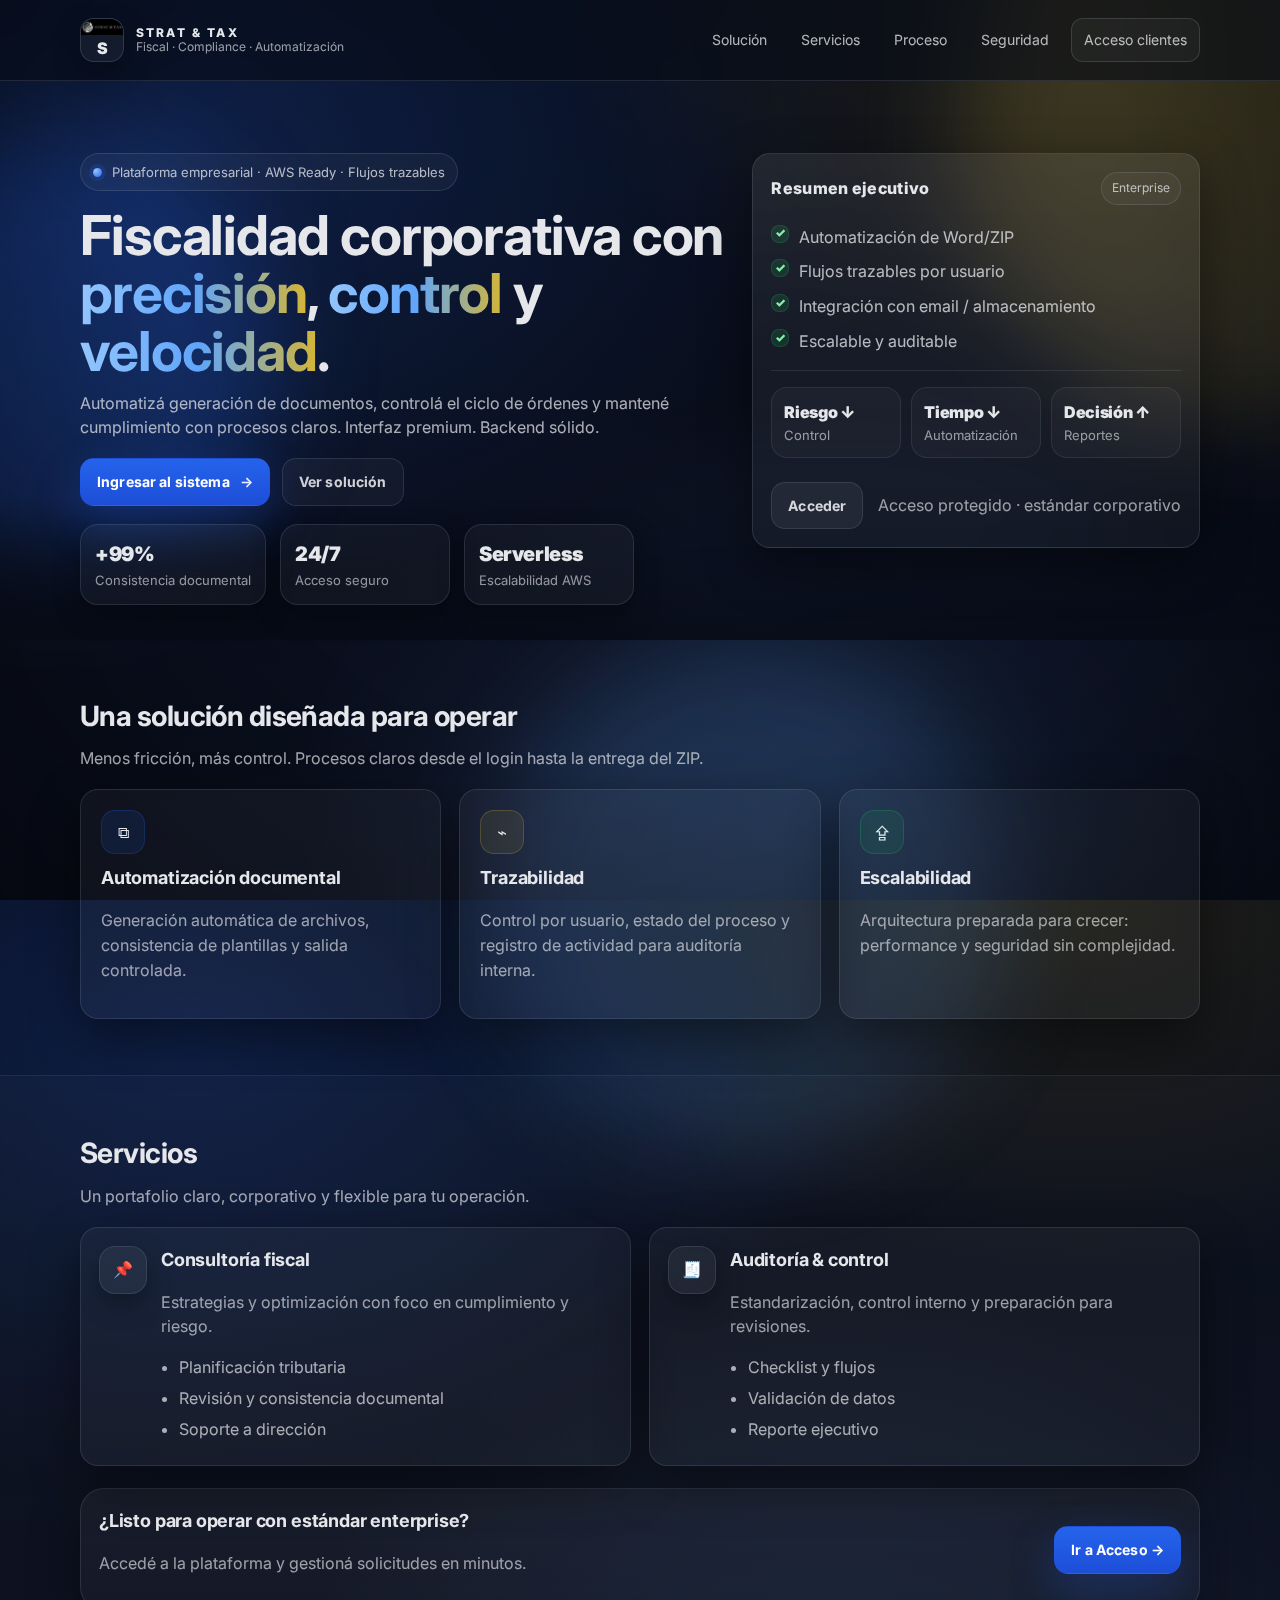
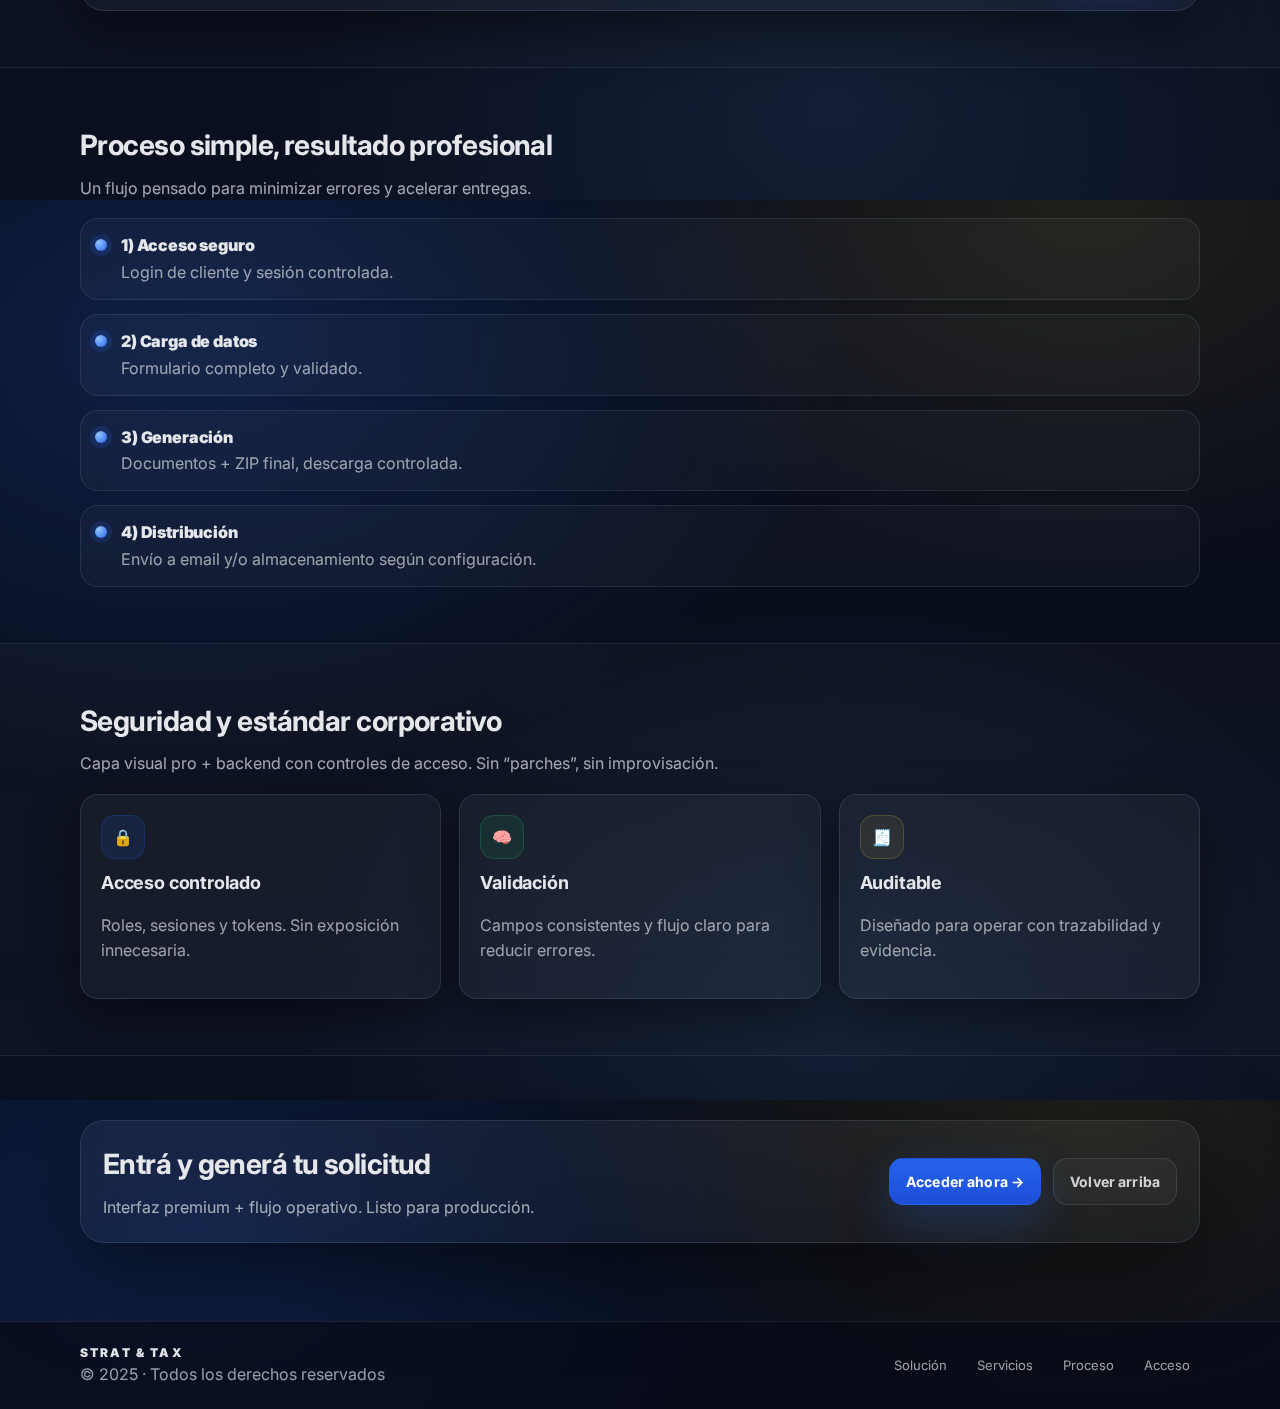
<file: static/contacto.html>
<!doctype html>
<html lang="es">
<head>
  <!-- =========================================================
    Strat & Tax - Landing (Index)
    Estructura enterprise, escalable, sin CSS inline
  ========================================================== -->
  <meta charset="utf-8" />
  <meta name="viewport" content="width=device-width,initial-scale=1" />
  <meta name="theme-color" content="#0b1020" />
  <title>Strat & Tax | Plataforma Fiscal Empresarial</title>
  <meta name="description" content="Plataforma fiscal empresarial: automatización documental, cumplimiento y trazabilidad sobre AWS." />

  <!-- Performance: preconnect fonts -->
  <link rel="preconnect" href="https://fonts.googleapis.com">
  <link rel="preconnect" href="https://fonts.gstatic.com" crossorigin>

  <!-- Premium font -->
  <link href="https://fonts.googleapis.com/css2?family=Inter:wght@400;500;600;700;800&display=swap" rel="stylesheet">

    <link rel="stylesheet" href="style2.css" />

</head>

<body>
  <!-- =========================================================
    Background Effects (decor only)
  ========================================================== -->
  <div class="fx" aria-hidden="true">
    <div class="fx-orb fx-orb--1"></div>
    <div class="fx-orb fx-orb--2"></div>
    <div class="fx-orb fx-orb--3"></div>
    <div class="fx-grid"></div>
    <div class="fx-vignette"></div>
  </div>

  <!-- =========================================================
    Top Navigation
  ========================================================== -->
  <header class="topbar" role="banner">
    <div class="container topbar__inner">
      <a class="brand" href="index.html" aria-label="Inicio">
        <span class="brand__mark" aria-hidden="true">
          <!-- Logo local opcional -->
          <img class="brand__logo" src="stratandtax.png" alt="" onerror="this.style.display='none'">
          <span class="brand__fallback">S</span>
        </span>
        <span class="brand__meta">
          <span class="brand__name">STRAT &amp; TAX</span>
          <span class="brand__tag">Fiscal · Compliance · Automatización</span>
        </span>
      </a>

      <nav class="nav" aria-label="Navegación principal">
        <a class="nav__link" href="#solucion">Solución</a>
        <a class="nav__link" href="#servicios">Servicios</a>
        <a class="nav__link" href="#proceso">Proceso</a>
        <a class="nav__link" href="#seguridad">Seguridad</a>
        <a class="nav__link nav__link--cta" href="contacto.html">Acceso clientes</a>
      </nav>

      <button class="nav-toggle" type="button" aria-label="Abrir menú" aria-expanded="false" id="navToggle">
        <span></span><span></span><span></span>
      </button>
    </div>

    <!-- Mobile menu -->
    <div class="nav-drawer" id="navDrawer" aria-hidden="true">
      <div class="nav-drawer__inner">
        <a class="nav-drawer__link" href="#solucion">Solución</a>
        <a class="nav-drawer__link" href="#servicios">Servicios</a>
        <a class="nav-drawer__link" href="#proceso">Proceso</a>
        <a class="nav-drawer__link" href="#seguridad">Seguridad</a>
        <a class="btn btn--primary btn--full" href="contacto.html">Acceso clientes →</a>
      </div>
    </div>
  </header>

  <!-- =========================================================
    Main Content
  ========================================================== -->
  <main role="main">
    <!-- =======================================================
      HERO
    ======================================================== -->
    <section class="hero" id="inicio">
      <div class="container hero__inner">
        <div class="hero__copy">
          <div class="badge">
            <span class="badge__dot" aria-hidden="true"></span>
            Plataforma empresarial · AWS Ready · Flujos trazables
          </div>

          <h1 class="hero__title">
            Fiscalidad corporativa con
            <span class="text-gradient">precisión</span>,
            <span class="text-gradient">control</span> y
            <span class="text-gradient">velocidad</span>.
          </h1>

          <p class="hero__subtitle">
            Automatizá generación de documentos, controlá el ciclo de órdenes y mantené cumplimiento
            con procesos claros. Interfaz premium. Backend sólido.
          </p>

          <div class="hero__actions">
            <a class="btn btn--primary" href="contacto.html">
              Ingresar al sistema <span class="btn__icon" aria-hidden="true">→</span>
            </a>
            <a class="btn btn--ghost" href="#solucion">Ver solución</a>
          </div>

          <div class="hero__metrics" aria-label="Métricas clave">
            <div class="metric">
              <div class="metric__value">+99%</div>
              <div class="metric__label">Consistencia documental</div>
            </div>
            <div class="metric">
              <div class="metric__value">24/7</div>
              <div class="metric__label">Acceso seguro</div>
            </div>
            <div class="metric">
              <div class="metric__value">Serverless</div>
              <div class="metric__label">Escalabilidad AWS</div>
            </div>
          </div>
        </div>

        <aside class="hero__panel" aria-label="Resumen ejecutivo">
          <div class="card card--glass">
            <div class="card__header">
              <div class="card__title">Resumen ejecutivo</div>
              <div class="pill">Enterprise</div>
            </div>

            <div class="card__body">
              <ul class="check">
                <li><span class="check__i" aria-hidden="true">✓</span><span>Automatización de Word/ZIP</span></li>
                <li><span class="check__i" aria-hidden="true">✓</span><span>Flujos trazables por usuario</span></li>
                <li><span class="check__i" aria-hidden="true">✓</span><span>Integración con email / almacenamiento</span></li>
                <li><span class="check__i" aria-hidden="true">✓</span><span>Escalable y auditable</span></li>
              </ul>

              <div class="divider"></div>

              <div class="mini-kpis">
                <div class="mini-kpi">
                  <div class="mini-kpi__k">Riesgo ↓</div>
                  <div class="mini-kpi__v">Control</div>
                </div>
                <div class="mini-kpi">
                  <div class="mini-kpi__k">Tiempo ↓</div>
                  <div class="mini-kpi__v">Automatización</div>
                </div>
                <div class="mini-kpi">
                  <div class="mini-kpi__k">Decisión ↑</div>
                  <div class="mini-kpi__v">Reportes</div>
                </div>
              </div>
            </div>

            <div class="card__footer">
              <a class="btn btn--soft" href="contacto.html">Acceder</a>
              <span class="muted">Acceso protegido · estándar corporativo</span>
            </div>
          </div>
        </aside>
      </div>

      <div class="hero__fade" aria-hidden="true"></div>
    </section>

    <!-- =======================================================
      SOLUCIÓN
    ======================================================== -->
    <section class="section" id="solucion">
      <div class="container">
        <header class="section__head">
          <h2 class="h2">Una solución diseñada para operar</h2>
          <p class="lead">
            Menos fricción, más control. Procesos claros desde el login hasta la entrega del ZIP.
          </p>
        </header>

        <div class="grid grid--3">
          <article class="card card--feature">
            <div class="icon icon--blue" aria-hidden="true">⧉</div>
            <h3 class="h3">Automatización documental</h3>
            <p class="muted">
              Generación automática de archivos, consistencia de plantillas y salida controlada.
            </p>
          </article>

          <article class="card card--feature">
            <div class="icon icon--gold" aria-hidden="true">⌁</div>
            <h3 class="h3">Trazabilidad</h3>
            <p class="muted">
              Control por usuario, estado del proceso y registro de actividad para auditoría interna.
            </p>
          </article>

          <article class="card card--feature">
            <div class="icon icon--green" aria-hidden="true">⇪</div>
            <h3 class="h3">Escalabilidad</h3>
            <p class="muted">
              Arquitectura preparada para crecer: performance y seguridad sin complejidad.
            </p>
          </article>
        </div>
      </div>
    </section>

    <!-- =======================================================
      SERVICIOS
    ======================================================== -->
    <section class="section section--alt" id="servicios">
      <div class="container">
        <header class="section__head">
          <h2 class="h2">Servicios</h2>
          <p class="lead">Un portafolio claro, corporativo y flexible para tu operación.</p>
        </header>

        <div class="grid grid--2">
          <article class="card card--service">
            <div class="service">
              <div class="service__icon" aria-hidden="true">📌</div>
              <div class="service__content">
                <h3 class="h3">Consultoría fiscal</h3>
                <p class="muted">Estrategias y optimización con foco en cumplimiento y riesgo.</p>
                <ul class="bullets">
                  <li>Planificación tributaria</li>
                  <li>Revisión y consistencia documental</li>
                  <li>Soporte a dirección</li>
                </ul>
              </div>
            </div>
          </article>

          <article class="card card--service">
            <div class="service">
              <div class="service__icon" aria-hidden="true">🧾</div>
              <div class="service__content">
                <h3 class="h3">Auditoría & control</h3>
                <p class="muted">Estandarización, control interno y preparación para revisiones.</p>
                <ul class="bullets">
                  <li>Checklist y flujos</li>
                  <li>Validación de datos</li>
                  <li>Reporte ejecutivo</li>
                </ul>
              </div>
            </div>
          </article>
        </div>

        <div class="cta">
          <div class="cta__copy">
            <h3 class="h3">¿Listo para operar con estándar enterprise?</h3>
            <p class="muted">Accedé a la plataforma y gestioná solicitudes en minutos.</p>
          </div>
          <a class="btn btn--primary" href="contacto.html">Ir a Acceso →</a>
        </div>
      </div>
    </section>

    <!-- =======================================================
      PROCESO
    ======================================================== -->
    <section class="section" id="proceso">
      <div class="container">
        <header class="section__head">
          <h2 class="h2">Proceso simple, resultado profesional</h2>
          <p class="lead">Un flujo pensado para minimizar errores y acelerar entregas.</p>
        </header>

        <div class="timeline">
          <div class="timeline__item">
            <div class="timeline__dot" aria-hidden="true"></div>
            <div class="timeline__content">
              <div class="timeline__title">1) Acceso seguro</div>
              <div class="muted">Login de cliente y sesión controlada.</div>
            </div>
          </div>

          <div class="timeline__item">
            <div class="timeline__dot" aria-hidden="true"></div>
            <div class="timeline__content">
              <div class="timeline__title">2) Carga de datos</div>
              <div class="muted">Formulario completo y validado.</div>
            </div>
          </div>

          <div class="timeline__item">
            <div class="timeline__dot" aria-hidden="true"></div>
            <div class="timeline__content">
              <div class="timeline__title">3) Generación</div>
              <div class="muted">Documentos + ZIP final, descarga controlada.</div>
            </div>
          </div>

          <div class="timeline__item">
            <div class="timeline__dot" aria-hidden="true"></div>
            <div class="timeline__content">
              <div class="timeline__title">4) Distribución</div>
              <div class="muted">Envío a email y/o almacenamiento según configuración.</div>
            </div>
          </div>
        </div>
      </div>
    </section>

    <!-- =======================================================
      SEGURIDAD
    ======================================================== -->
    <section class="section section--alt" id="seguridad">
      <div class="container">
        <header class="section__head">
          <h2 class="h2">Seguridad y estándar corporativo</h2>
          <p class="lead">
            Capa visual pro + backend con controles de acceso. Sin “parches”, sin improvisación.
          </p>
        </header>

        <div class="grid grid--3">
          <article class="card card--feature">
            <div class="icon icon--blue" aria-hidden="true">🔒</div>
            <h3 class="h3">Acceso controlado</h3>
            <p class="muted">Roles, sesiones y tokens. Sin exposición innecesaria.</p>
          </article>

          <article class="card card--feature">
            <div class="icon icon--green" aria-hidden="true">🧠</div>
            <h3 class="h3">Validación</h3>
            <p class="muted">Campos consistentes y flujo claro para reducir errores.</p>
          </article>

          <article class="card card--feature">
            <div class="icon icon--gold" aria-hidden="true">🧾</div>
            <h3 class="h3">Auditable</h3>
            <p class="muted">Diseñado para operar con trazabilidad y evidencia.</p>
          </article>
        </div>
      </div>
    </section>

    <!-- =======================================================
      FINAL CTA
    ======================================================== -->
    <section class="section section--final">
      <div class="container">
        <div class="final">
          <div class="final__copy">
            <h2 class="h2">Entrá y generá tu solicitud</h2>
            <p class="lead">Interfaz premium + flujo operativo. Listo para producción.</p>
          </div>
          <div class="final__actions">
            <a class="btn btn--primary" href="contacto.html">Acceder ahora →</a>
            <a class="btn btn--ghost" href="#inicio">Volver arriba</a>
          </div>
        </div>
      </div>
    </section>
  </main>

  <!-- =========================================================
    Footer
  ========================================================== -->
  <footer class="footer" role="contentinfo">
    <div class="container footer__inner">
      <div class="footer__left">
        <div class="footer__brand">STRAT &amp; TAX</div>
        <div class="muted">© 2025 · Todos los derechos reservados</div>
      </div>

      <div class="footer__right">
        <a class="footer__link" href="#solucion">Solución</a>
        <a class="footer__link" href="#servicios">Servicios</a>
        <a class="footer__link" href="#proceso">Proceso</a>
        <a class="footer__link" href="contacto.html">Acceso</a>
      </div>
    </div>
  </footer>

  <!-- =========================================================
    Small JS: mobile nav
  ========================================================== -->
  <script>
    (function () {
      const toggle = document.getElementById('navToggle');
      const drawer = document.getElementById('navDrawer');

      function setOpen(open) {
        document.body.classList.toggle('nav-open', open);
        toggle.setAttribute('aria-expanded', String(open));
        drawer.setAttribute('aria-hidden', String(!open));
      }

      toggle?.addEventListener('click', () => {
        const open = !document.body.classList.contains('nav-open');
        setOpen(open);
      });

      drawer?.querySelectorAll('a')?.forEach(a => {
        a.addEventListener('click', () => setOpen(false));
      });

      document.addEventListener('keydown', (e) => {
        if (e.key === 'Escape') setOpen(false);
      });
    })();
  </script>
</body>
</html>
</file>
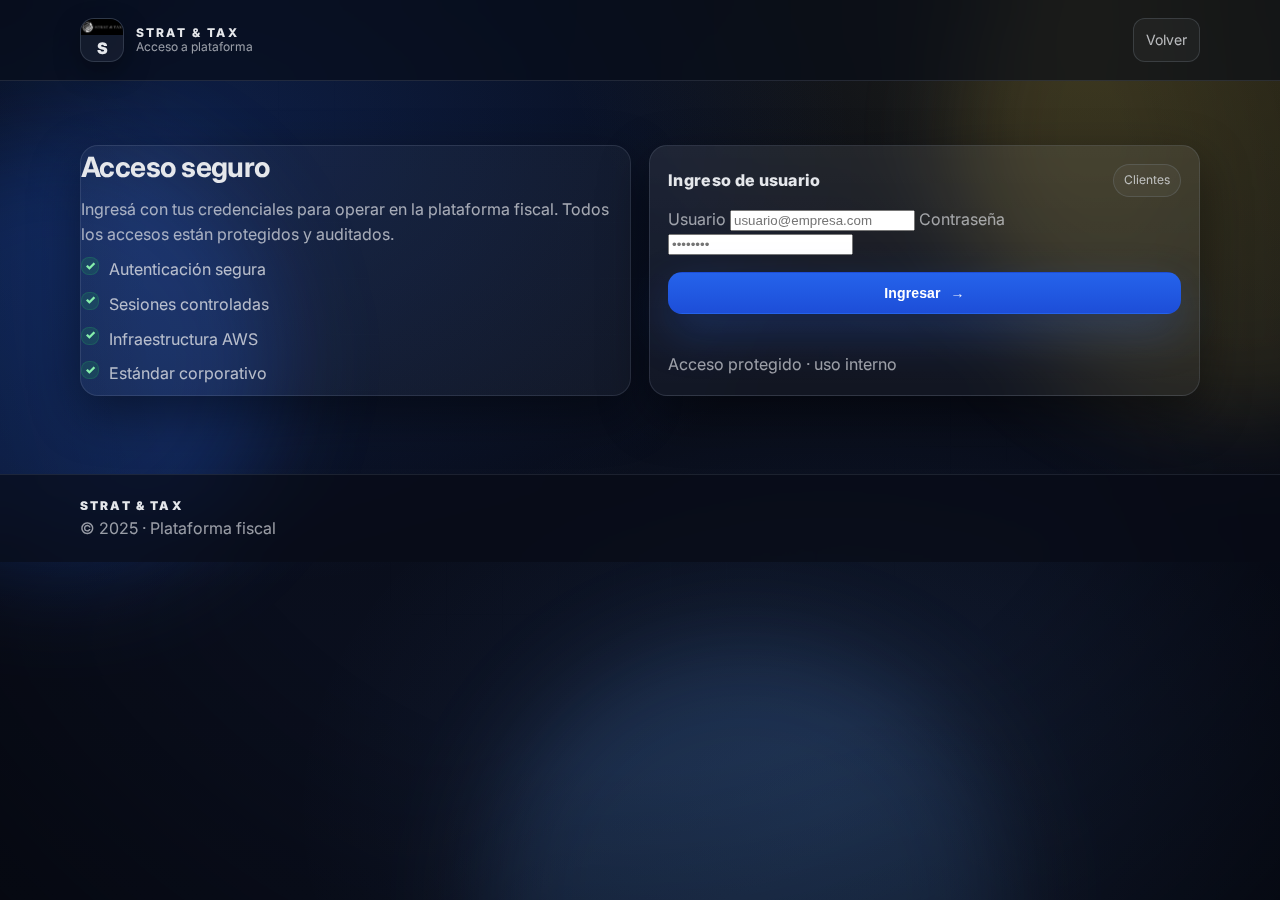
<file: static/dashboard.html>
<!doctype html>
<html lang="es">
<head>
  <meta charset="utf-8">
  <title>Dashboard | Strat & Tax</title>
  <meta name="viewport" content="width=device-width, initial-scale=1">

  <!-- Font -->
  <link href="https://fonts.googleapis.com/css2?family=Inter:wght@400;500;600;700;800&display=swap" rel="stylesheet">

  <!-- Base CSS -->
  <link rel="stylesheet" href="style2.css">

  <style>
    :root {
      --bg:#0b1020;
      --panel:#0f172a;
      --card:rgba(255,255,255,.06);
      --primary:#6366f1;
      --muted:#94a3b8;
      --radius:18px;
    }

    * { box-sizing:border-box; }
    body { margin:0; background:var(--bg); font-family:Inter,sans-serif; color:white; }

    /* ===== Layout ===== */
    .app {
      display:grid;
      grid-template-columns:260px 1fr;
      min-height:100vh;
    }

    /* ===== Sidebar ===== */
    .sidebar {
      background:linear-gradient(180deg,#0c122c,#070b1a);
      padding:28px 22px;
      display:flex;
      flex-direction:column;
      gap:28px;
      border-right:1px solid rgba(255,255,255,.05);
    }

    .brand {
      font-weight:800;
      letter-spacing:.5px;
      font-size:18px;
    }

    .nav {
      display:flex;
      flex-direction:column;
      gap:8px;
    }

    .nav-item {
      padding:12px 14px;
      border-radius:12px;
      cursor:pointer;
      display:flex;
      gap:10px;
      align-items:center;
      color:#c7d2fe;
      transition:.2s;
    }

    .nav-item:hover {
      background:rgba(99,102,241,.12);
    }

    .nav-item.active {
      background:linear-gradient(135deg,#6366f1,#818cf8);
      color:white;
      box-shadow:0 10px 30px rgba(99,102,241,.35);
    }

    .sidebar-footer {
      margin-top:auto;
      font-size:13px;
      color:var(--muted);
    }

    .logout {
      color:#fca5a5;
      cursor:pointer;
      margin-top:10px;
    }

    /* ===== Main ===== */
    .main {
      padding:40px;
    }

    .container {
      max-width:1200px;
      margin:0 auto;
    }

    .header {
      display:flex;
      justify-content:space-between;
      align-items:center;
      margin-bottom:32px;
    }

    .header h1 {
      font-size:28px;
      font-weight:800;
    }

    .user-pill {
      background:rgba(255,255,255,.06);
      padding:8px 14px;
      border-radius:999px;
      font-size:14px;
    }

    /* ===== Cards ===== */
    .cards {
      display:grid;
      grid-template-columns:repeat(auto-fit,minmax(280px,1fr));
      gap:22px;
    }

    .card {
      background:linear-gradient(180deg,rgba(255,255,255,.09),rgba(255,255,255,.03));
      border-radius:var(--radius);
      padding:26px;
      transition:.25s;
      box-shadow:0 20px 60px rgba(0,0,0,.35);
    }

    .card:hover {
      transform:translateY(-4px);
      box-shadow:0 30px 80px rgba(0,0,0,.45);
    }

    .card h3 { margin:0 0 8px; }
    .muted { color:var(--muted); }

    /* ===== Buttons ===== */
    .btn {
      background:linear-gradient(135deg,#6366f1,#818cf8);
      color:white;
      border:none;
      padding:10px 18px;
      border-radius:12px;
      cursor:pointer;
      font-weight:600;
      margin-top:14px;
    }

    .btn:disabled {
      opacity:.6;
      cursor:not-allowed;
    }

    /* ===== Forms ===== */
    .input, textarea {
      width:100%;
      background:rgba(255,255,255,.06);
      border:1px solid rgba(255,255,255,.12);
      border-radius:12px;
      padding:12px 14px;
      color:white;
      margin-bottom:14px;
    }

    label {
      font-size:13px;
      color:var(--muted);
      margin-bottom:6px;
      display:block;
    }

    /* ===== Table ===== */
    table {
      width:100%;
      border-collapse:collapse;
      margin-top:12px;
    }

    th,td {
      padding:12px;
      border-bottom:1px solid rgba(255,255,255,.08);
      font-size:14px;
    }

    th { color:#c7d2fe; text-align:left; }

    /* ===== Toast ===== */
    .toast {
      position:fixed;
      bottom:30px;
      right:30px;
      background:#111827;
      padding:14px 20px;
      border-radius:12px;
      opacity:0;
      transition:.3s;
      box-shadow:0 20px 50px rgba(0,0,0,.5);
    }

    .toast.show { opacity:1; }

    /* ===== Responsive ===== */
    @media(max-width:900px){
      .app { grid-template-columns:1fr; }
      .sidebar { position:fixed; left:-100%; }
      .main { padding:24px; }
    }
  </style>
</head>

<body>

<script>
const token = localStorage.getItem("token");
if (!token) location.href="login.html";
</script>

<div class="app">

  <aside class="sidebar">
    <div class="brand">STRAT & TAX</div>

    <div class="nav" id="nav">
      <div class="nav-item active" data-view="home">🏠 Inicio</div>
      <div class="nav-item" data-view="forms">📝 Formularios</div>
      <div class="nav-item" data-view="docs">📄 Mis documentos</div>
    </div>

    <div class="sidebar-footer">
      <div id="userEmail"></div>
      <div class="logout" onclick="logout()">Cerrar sesión</div>
    </div>
  </aside>

  <main class="main">
    <div class="container">
      <div class="header">
        <h1 id="title">Dashboard</h1>
        <div class="user-pill" id="userRole"></div>
      </div>
      <div id="content"></div>
    </div>
  </main>

</div>

<div class="toast" id="toast"></div>

<script>
let USER=null;

fetch("/auth/me",{headers:{Authorization:"Bearer "+token}})
.then(r=>r.json())
.then(u=>{
  USER=u;
  document.getElementById("userEmail").textContent=u.email;
  document.getElementById("userRole").textContent=u.role.toUpperCase();
  loadHome();
});

document.getElementById("nav").onclick=e=>{
  const i=e.target.closest(".nav-item");
  if(!i)return;
  document.querySelectorAll(".nav-item").forEach(n=>n.classList.remove("active"));
  i.classList.add("active");
  if(i.dataset.view==="home")loadHome();
  if(i.dataset.view==="forms")loadForms();
  if(i.dataset.view==="docs")loadDocs();
};

function setTitle(t){document.getElementById("title").textContent=t;}

function toast(msg){
  const t=document.getElementById("toast");
  t.textContent=msg;
  t.classList.add("show");
  setTimeout(()=>t.classList.remove("show"),3000);
}

/* ===== Views ===== */
function loadHome(){
  setTitle("Inicio");
  content.innerHTML=`
    <div class="cards">
      <div class="card"><h3>Usuario</h3><p class="muted">${USER.email}</p></div>
      <div class="card"><h3>Rol</h3><p class="muted">${USER.role}</p></div>
      <div class="card"><h3>Estado</h3><p class="muted">Cuenta activa</p></div>
    </div>
  `;
}

function loadForms(){
  setTitle("Formularios");
  fetch("/client/forms",{headers:{Authorization:"Bearer "+token}})
  .then(r=>r.json())
  .then(fs=>{
    content.innerHTML=`<div class="cards">${
      fs.map(f=>`
        <div class="card">
          <h3>${f.label}</h3>
          <p class="muted">${f.description||""}</p>
          <button class="btn" onclick="openForm('${f.id}')">Completar</button>
        </div>
      `).join("")
    }</div>`;
  });
}

function openForm(id){
  fetch(`/client/forms/${id}`,{headers:{Authorization:"Bearer "+token}})
  .then(r=>r.json())
  .then(s=>{
    setTitle(s.label);
    content.innerHTML=`
      <div class="card">
        <form id="form">
          ${s.fields.map(f=>`
            <label>${f.label}</label>
            ${f.type==="textarea"
              ? `<textarea name="${f.key}"></textarea>`
              : `<input class="input" type="${f.type||"text"}" name="${f.key}">`
            }
          `).join("")}
          <button class="btn">Generar documento</button>
        </form>
      </div>
    `;
    document.getElementById("form").onsubmit=e=>{
      e.preventDefault();
      const data={};
      new FormData(e.target).forEach((v,k)=>data[k]=v);
      generate(id,data,e.target.querySelector("button"));
    };
  });
}

function generate(id,data,btn){
  btn.disabled=true;
  btn.textContent="Generando...";
  fetch("/client/generate",{
    method:"POST",
    headers:{
      "Content-Type":"application/json",
      Authorization:"Bearer "+token
    },
    body:JSON.stringify({template_type:id,data,output_prefix:id})
  })
  .then(r=>r.json())
  .then(()=>{
    toast("Documento generado");
    loadDocs();
  });
}

function loadDocs(){
  setTitle("Mis documentos");
  fetch("/client/documents",{headers:{Authorization:"Bearer "+token}})
  .then(r=>r.json())
  .then(ds=>{
    content.innerHTML=`
      <div class="card">
        <table>
          <tr><th>Fecha</th><th>Trámite</th><th>Archivo</th></tr>
          ${ds.map(d=>`
            <tr>
              <td>${d.created_at}</td>
              <td>${d.template_type}</td>
              <td><a href="/download/${d.filename}">Descargar</a></td>
            </tr>
          `).join("")}
        </table>
      </div>
    `;
  });
}

function logout(){
  localStorage.removeItem("token");
  location.href="login.html";
}
</script>

</body>
</html>
</file>
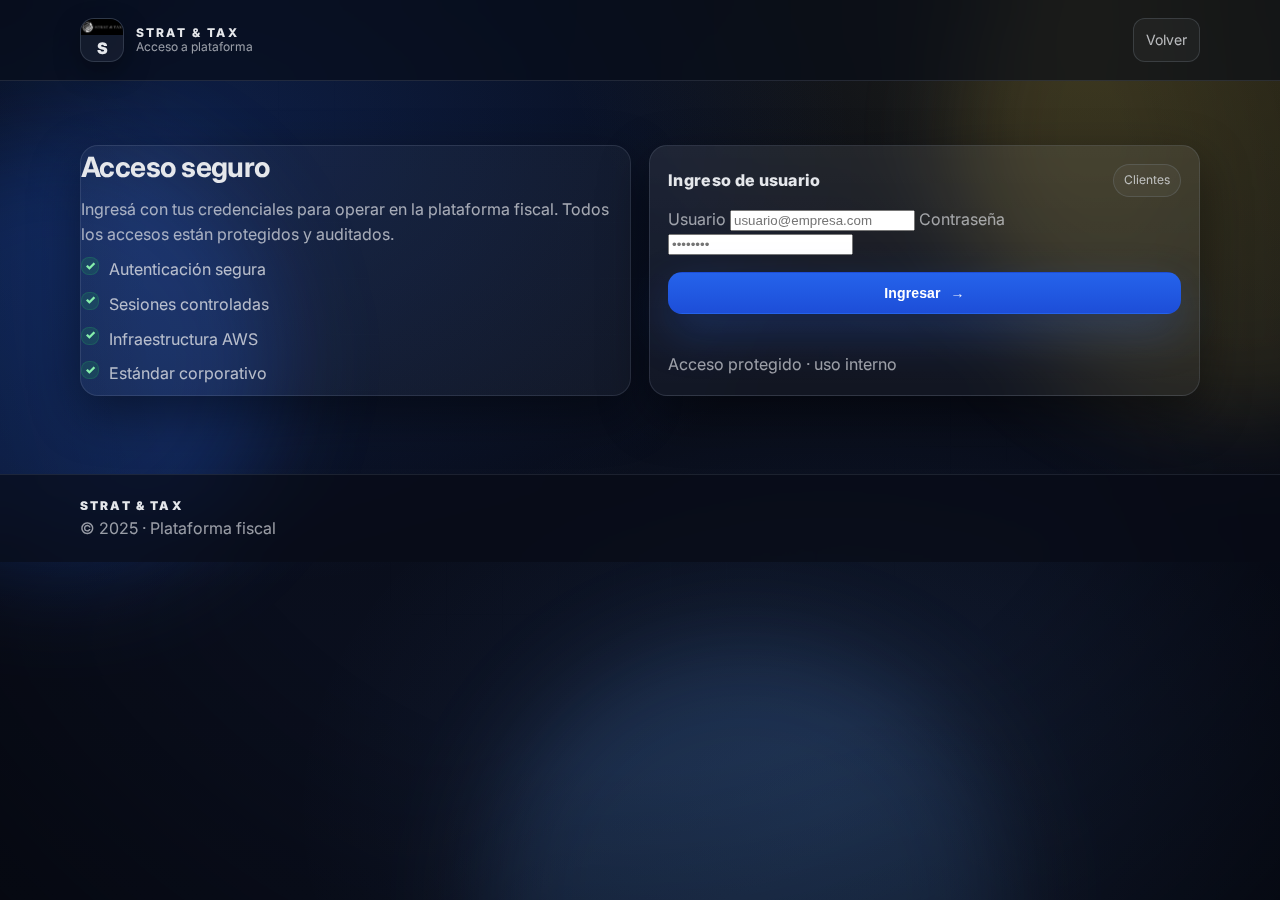
<file: static/login.html>
<!doctype html>
<html lang="es">
<head>
  <meta charset="utf-8" />
  <meta name="viewport" content="width=device-width,initial-scale=1" />
  <title>Acceso | Strat & Tax</title>
  <meta name="description" content="Acceso seguro a la plataforma Strat & Tax." />

  <!-- Font -->
  <link rel="preconnect" href="https://fonts.googleapis.com">
  <link rel="preconnect" href="https://fonts.gstatic.com" crossorigin>
  <link href="https://fonts.googleapis.com/css2?family=Inter:wght@400;500;600;700&display=swap" rel="stylesheet">

  <!-- CSS PRO -->
  <link rel="stylesheet" href="style2.css" />
</head>

<body>

  <!-- Background FX -->
  <div class="fx" aria-hidden="true">
    <div class="fx-orb fx-orb--1"></div>
    <div class="fx-orb fx-orb--2"></div>
    <div class="fx-orb fx-orb--3"></div>
    <div class="fx-grid"></div>
    <div class="fx-vignette"></div>
  </div>

  <!-- Minimal Topbar -->
  <header class="topbar">
    <div class="container topbar__inner">
      <a class="brand" href="index.html">
        <span class="brand__mark">
          <img class="brand__logo" src="stratandtax.png" alt="" onerror="this.style.display='none'">
          <span class="brand__fallback">S</span>
        </span>
        <span class="brand__meta">
          <span class="brand__name">STRAT &amp; TAX</span>
          <span class="brand__tag">Acceso a plataforma</span>
        </span>
      </a>

      <a class="nav__link nav__link--cta" href="index.html">Volver</a>
    </div>
  </header>

  <!-- Login Section -->
  <main class="section section--final">
    <div class="container">

      <div class="grid grid--2">

        <!-- Left: Copy -->
        <section class="card card--soft">
          <h2 class="h2">Acceso seguro</h2>
          <p class="lead">
            Ingresá con tus credenciales para operar en la plataforma fiscal.
            Todos los accesos están protegidos y auditados.
          </p>

          <ul class="check">
            <li><span class="check__i">✓</span><span>Autenticación segura</span></li>
            <li><span class="check__i">✓</span><span>Sesiones controladas</span></li>
            <li><span class="check__i">✓</span><span>Infraestructura AWS</span></li>
            <li><span class="check__i">✓</span><span>Estándar corporativo</span></li>
          </ul>
        </section>

        <!-- Right: Login Card -->
        <section class="card card--glass">
          <div class="card__header">
            <div class="card__title">Ingreso de usuario</div>
            <div class="pill">Clientes</div>
          </div>

          <div class="card__body">
            <form id="loginForm" autocomplete="off">

              <label class="muted">Usuario</label>
              <input
                class="input"
                id="username"
                type="text"
                placeholder="usuario@empresa.com"
                required
              />

              <label class="muted" style="margin-top:12px">Contraseña</label>
              <input
                class="input"
                id="password"
                type="password"
                placeholder="••••••••"
                required
              />

              <button class="btn btn--primary btn--full" type="submit" style="margin-top:16px">
                Ingresar
                <span class="btn__icon">→</span>
              </button>

              <div id="loginError" class="muted" style="margin-top:14px;color:#fca5a5"></div>
            </form>
          </div>

          <div class="card__footer">
            <span class="muted">Acceso protegido · uso interno</span>
          </div>
        </section>

      </div>
    </div>
  </main>

  <!-- Footer -->
  <footer class="footer">
    <div class="container footer__inner">
      <div class="footer__left">
        <div class="footer__brand">STRAT &amp; TAX</div>
        <div class="muted">© 2025 · Plataforma fiscal</div>
      </div>
    </div>
  </footer>

  <!-- Login Logic -->
  <script>
    const API_BASE_URL = "";
    const LOGIN_ENDPOINT = "/auth/login";


    document.getElementById("loginForm").addEventListener("submit", async (e) => {
      e.preventDefault();

      const user = document.getElementById("username").value.trim();
      const pass = document.getElementById("password").value.trim();
      const errorBox = document.getElementById("loginError");

      errorBox.textContent = "";

      try {
        const res = await fetch(LOGIN_ENDPOINT, {
          method: "POST",
          headers: { "Content-Type": "application/json" },
          body: JSON.stringify({ username: user, password: pass })
        });

        const data = await res.json();

        if (!res.ok) {
          errorBox.textContent = data.error || "Credenciales inválidas";
          return;
        }

        localStorage.setItem("token", data.token);

        // 👉 Redirección post-login
        window.location.href = "dashboard.html";


      } catch (err) {
        errorBox.textContent = "Error de conexión con el servidor";
      }
    });
  </script>

</body>
</html>
</file>
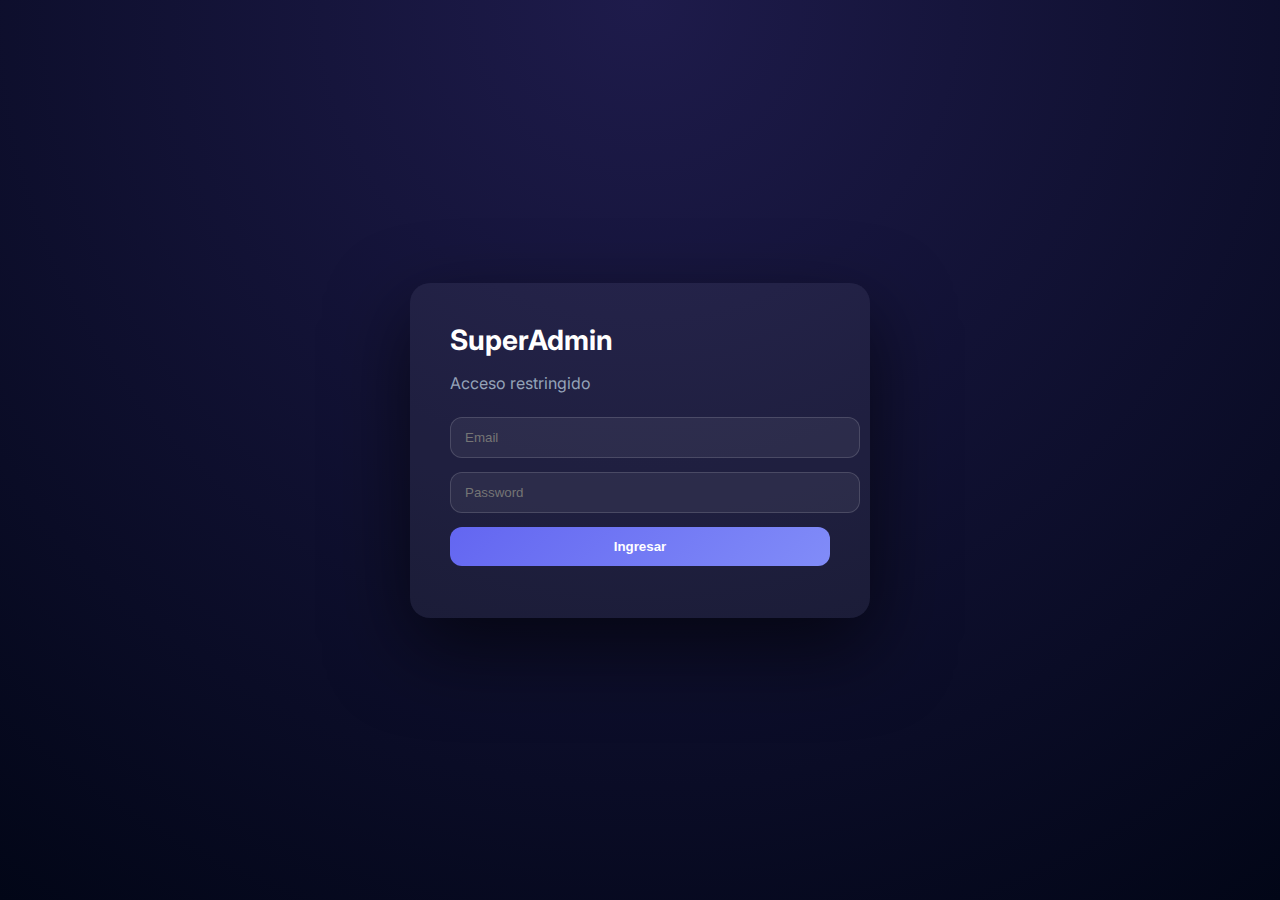
<file: static/superadmin/dashboard.html>
<!doctype html>
<html lang="es">
<head>
<meta charset="utf-8">
<title>SuperAdmin | Control Center</title>
<meta name="viewport" content="width=device-width, initial-scale=1">

<link href="https://fonts.googleapis.com/css2?family=Inter:wght@400;600;700;800&display=swap" rel="stylesheet">

<style>
:root{
  --bg:#020617;
  --panel:#0b1227;
  --card:rgba(255,255,255,.06);
  --stroke:rgba(255,255,255,.10);
  --primary:#6366f1;
  --ok:#22c55e;
  --warn:#f59e0b;
  --bad:#ef4444;
  --muted:#94a3b8;
  --radius:18px;
}
*{box-sizing:border-box}
body{
  margin:0;
  font-family:Inter,sans-serif;
  background:radial-gradient(circle at top,#11164a,#020617);
  color:white;
}
a{color:#a5b4fc;text-decoration:none}
.app{
  display:grid;
  grid-template-columns:260px 1fr;
  min-height:100vh;
}
.sidebar{
  background:linear-gradient(180deg,#070b1a,#020617);
  padding:26px;
  border-right:1px solid var(--stroke);
}
.brand{
  font-weight:900;
  letter-spacing:.6px;
  margin-bottom:28px;
}
.nav{
  display:flex;
  flex-direction:column;
  gap:8px;
}
.nav-item{
  padding:12px 14px;
  border-radius:14px;
  cursor:pointer;
  color:#c7d2fe;
  display:flex;
  gap:10px;
  align-items:center;
  transition:.2s;
}
.nav-item:hover{background:rgba(99,102,241,.12)}
.nav-item.active{
  background:linear-gradient(135deg,#6366f1,#818cf8);
  color:white;
  box-shadow:0 14px 40px rgba(99,102,241,.35);
}
.main{
  padding:34px;
}
.container{
  max-width:1300px;
  margin:0 auto;
}
.header{
  display:flex;
  justify-content:space-between;
  align-items:center;
  margin-bottom:22px;
}
.header h1{
  margin:0;
  font-size:28px;
  font-weight:900;
}
.pill{
  background:rgba(255,255,255,.06);
  padding:8px 14px;
  border-radius:999px;
  font-size:14px;
  color:#cbd5e1;
}
.grid{
  display:grid;
  grid-template-columns:repeat(auto-fit,minmax(260px,1fr));
  gap:18px;
}
.card{
  background:linear-gradient(180deg,rgba(255,255,255,.09),rgba(255,255,255,.03));
  border:1px solid var(--stroke);
  border-radius:var(--radius);
  padding:22px;
  box-shadow:0 22px 70px rgba(0,0,0,.45);
}
.card h3{margin-top:0}
.muted{color:var(--muted)}
.row{
  display:flex;
  gap:10px;
  flex-wrap:wrap;
  align-items:center;
}
input,select,textarea{
  width:100%;
  padding:10px 12px;
  border-radius:12px;
  border:1px solid var(--stroke);
  background:rgba(255,255,255,.06);
  color:white;
}
textarea{min-height:140px}
.btn{
  background:linear-gradient(135deg,#6366f1,#818cf8);
  border:none;
  color:white;
  font-weight:700;
  border-radius:12px;
  padding:10px 14px;
  cursor:pointer;
}
.btn.secondary{
  background:rgba(255,255,255,.08);
  border:1px solid var(--stroke);
}
.btn.danger{
  background:rgba(239,68,68,.18);
  border:1px solid rgba(239,68,68,.35);
}
table{
  width:100%;
  border-collapse:collapse;
  margin-top:12px;
}
th,td{
  padding:10px;
  border-bottom:1px solid var(--stroke);
  font-size:14px;
  text-align:left;
}
th{color:#c7d2fe}
.toast{
  position:fixed;
  right:24px;
  bottom:24px;
  background:#0b1227;
  border:1px solid var(--stroke);
  padding:12px 14px;
  border-radius:14px;
  opacity:0;
  transition:.25s;
  box-shadow:0 20px 60px rgba(0,0,0,.6);
}
.toast.show{opacity:1}
@media(max-width:900px){
  .app{grid-template-columns:1fr}
  .sidebar{position:sticky;top:0}
}
</style>
</head>

<body>
<script>
const token = localStorage.getItem("token");
if(!token) location.href="login.html";
</script>

<div class="app">

<aside class="sidebar">
  <div class="brand">SUPERADMIN</div>
  <div class="nav" id="nav">
    <div class="nav-item active" data-view="overview">📊 Overview</div>
    <div class="nav-item" data-view="users">👤 Usuarios</div>
    <div class="nav-item" data-view="docs">📄 Documentos</div>
  </div>
</aside>

<main class="main">
  <div class="container">
    <div class="header">
      <h1 id="title">Overview</h1>
      <div class="row">
        <div class="pill" id="me">validando…</div>
        <button class="btn secondary" onclick="logout()">Salir</button>
      </div>
    </div>

    <div id="content"></div>
  </div>
</main>

</div>

<div class="toast" id="toast"></div>

<script>
const content = document.getElementById("content");
const titleEl = document.getElementById("title");

function toast(msg){
  const t=document.getElementById("toast");
  t.textContent=msg;
  t.classList.add("show");
  setTimeout(()=>t.classList.remove("show"),2500);
}

function api(path, opts={}){
  opts.headers = opts.headers || {};
  opts.headers["Authorization"] = "Bearer " + token;
  return fetch(path, opts).then(r=>r.json());
}

function logout(){
  localStorage.removeItem("token");
  location.href="login.html";
}

api("/auth/me").then(me=>{
  if(me.role!=="superadmin"){ logout(); return; }
  document.getElementById("me").textContent = me.email+" · SUPERADMIN";
});

document.getElementById("nav").onclick = e=>{
  const it=e.target.closest(".nav-item");
  if(!it) return;
  document.querySelectorAll(".nav-item").forEach(n=>n.classList.remove("active"));
  it.classList.add("active");
  const v=it.dataset.view;
  if(v==="overview") loadOverview();
  if(v==="users") loadUsers();
  if(v==="templates") loadTemplates();
  if(v==="docs") loadDocs();
  if(v==="complaints") loadComplaints();
};

function loadOverview(){
  titleEl.textContent="Overview";
  Promise.all([
    api("/admin/users"),
    api("/admin/templates"),
    api("/admin/documents"),
    api("/admin/complaints")
  ]).then(([u,t,d,c])=>{
    content.innerHTML=`
      <div class="grid">
        <div class="card"><h3>Usuarios</h3><p class="muted">${u.length}</p></div>
        <div class="card"><h3>Plantillas</h3><p class="muted">${t.length}</p></div>
        <div class="card"><h3>Documentos</h3><p class="muted">${d.length}</p></div>
        <div class="card"><h3>Reclamos</h3><p class="muted">${c.length}</p></div>
      </div>
    `;
  });
}

function loadUsers(){
  titleEl.textContent="Usuarios";
  api("/admin/users").then(users=>{
    content.innerHTML=`
      <div class="card">
        <h3>Crear usuario</h3>
        <div class="row">
          <input id="uEmail" placeholder="email">
          <input id="uPass" placeholder="password">
          <select id="uRole">
            <option>user</option>
            <option>admin</option>
            <option>superadmin</option>
          </select>
          <button class="btn" onclick="createUser()">Crear</button>
        </div>
      </div>

      <div class="card">
        <table>
          <tr><th>Email</th><th>Rol</th><th>Activo</th></tr>
          ${users.map(u=>`
            <tr>
              <td>${u.email}</td>
              <td>${u.role}</td>
              <td>${u.active}</td>
            </tr>`).join("")}
        </table>
      </div>
    `;
  });
}

function createUser(){
  api("/admin/users",{
    method:"POST",
    headers:{ "Content-Type":"application/json", "Authorization":"Bearer "+token },
    body:JSON.stringify({
      email:uEmail.value,
      password:uPass.value,
      role:uRole.value
    })
  }).then(r=>{
    if(r.error) toast(r.error);
    else{ toast("Usuario creado"); loadUsers(); }
  });
}

function loadTemplates(){
  titleEl.textContent="Plantillas";
  api("/admin/templates").then(t=>{
    content.innerHTML=`
      <div class="card">
        <h3>Crear plantilla</h3>
        <input id="tId" placeholder="template_id">
        <textarea id="tSchema" placeholder='{"label":"...","fields":[...]}'></textarea>
        <input id="tDocx" type="file">
        <button class="btn" onclick="createTemplate()">Crear</button>
      </div>

      <div class="card">
        <table>
          <tr><th>ID</th><th>Label</th><th>Activa</th></tr>
          ${t.map(x=>`
            <tr>
              <td>${x.id}</td>
              <td>${x.label}</td>
              <td>${x.active}</td>
            </tr>`).join("")}
        </table>
      </div>
    `;
  });
}

function createTemplate(){
  const fd=new FormData();
  fd.append("template_id",tId.value);
  fd.append("schema_json",tSchema.value);
  fd.append("docx",tDocx.files[0]);
  fetch("/admin/templates",{method:"POST",headers:{Authorization:"Bearer "+token},body:fd})
    .then(r=>r.json())
    .then(res=>{
      if(res.error) toast(res.error);
      else{ toast("Plantilla creada"); loadTemplates(); }
    });
}

function loadDocs(){
  titleEl.textContent="Documentos";
  api("/admin/documents").then(d=>{
    content.innerHTML=`
      <div class="card">
        <table>
          <tr><th>Usuario</th><th>Trámite</th><th>Archivo</th></tr>
          ${d.map(x=>`
            <tr>
              <td>${x.email}</td>
              <td>${x.template_type}</td>
              <td><a href="/download/${x.filename}">Descargar</a></td>
            </tr>`).join("")}
        </table>
      </div>
    `;
  });
}

function loadComplaints(){
  titleEl.textContent="Reclamos";
  api("/admin/complaints").then(c=>{
    content.innerHTML=`
      <div class="card">
        <table>
          <tr><th>Usuario</th><th>Tipo</th><th>Mensaje</th><th>Estado</th></tr>
          ${c.map(x=>`
            <tr>
              <td>${x.email}</td>
              <td>${x.type}</td>
              <td>${x.message}</td>
              <td>${x.status}</td>
            </tr>`).join("")}
        </table>
      </div>
    `;
  });
}

loadOverview();
</script>
</body>
</html>
</file>
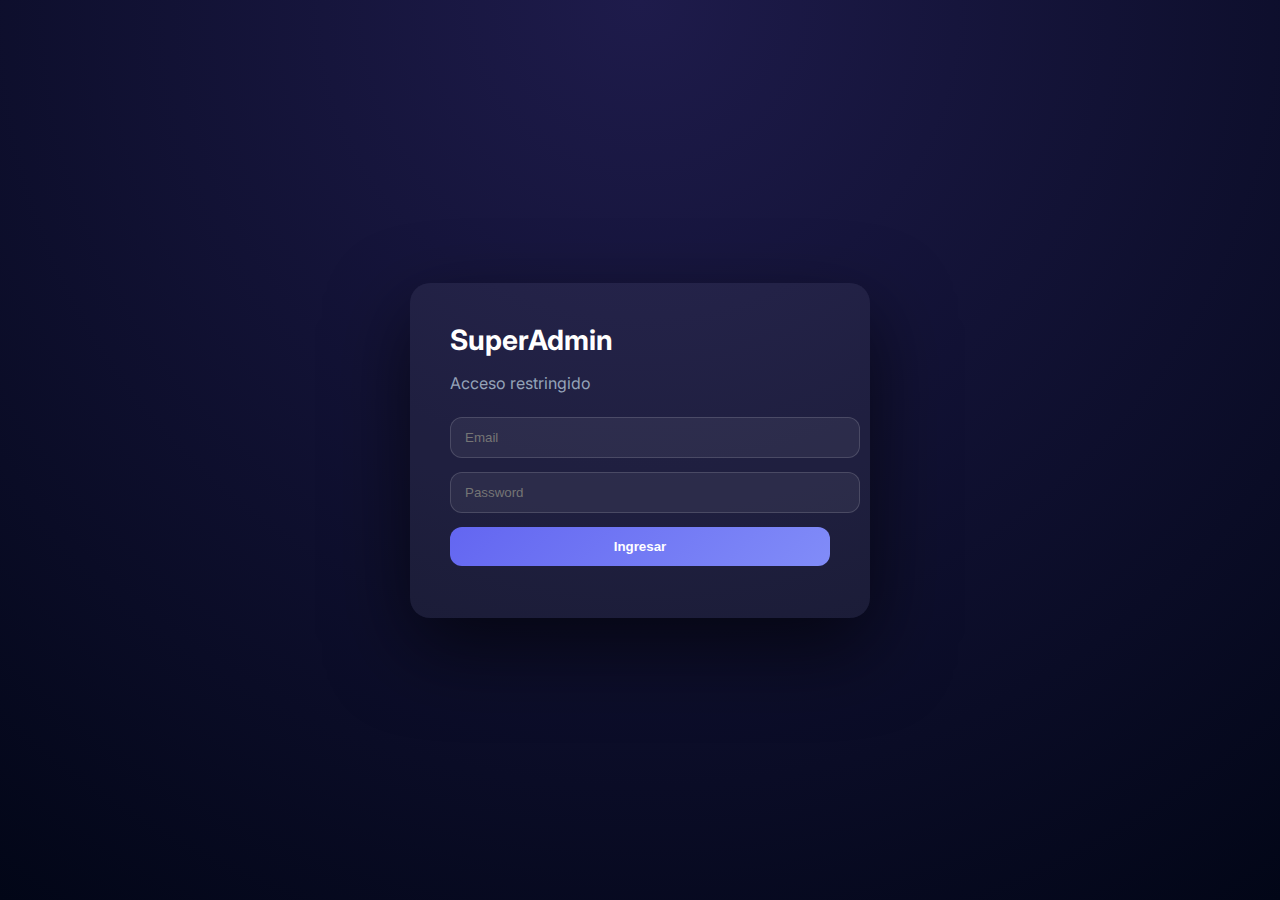
<file: static/superadmin/login.html>
<!doctype html>
<html lang="es">
<head>
  <meta charset="utf-8">
  <title>SuperAdmin | Login</title>
  <meta name="viewport" content="width=device-width, initial-scale=1">
  <link href="https://fonts.googleapis.com/css2?family=Inter:wght@400;600;700;800&display=swap" rel="stylesheet">

  <style>
    body {
      margin:0;
      height:100vh;
      display:flex;
      align-items:center;
      justify-content:center;
      background:radial-gradient(circle at top,#1e1b4b,#020617);
      font-family:Inter,sans-serif;
      color:white;
    }
    .login {
      background:rgba(255,255,255,.06);
      padding:40px;
      border-radius:20px;
      width:100%;
      max-width:380px;
      box-shadow:0 30px 80px rgba(0,0,0,.6);
    }
    h1 { margin:0 0 10px; font-size:28px; }
    p { color:#94a3b8; margin-bottom:24px; }
    input {
      width:100%;
      padding:12px 14px;
      margin-bottom:14px;
      border-radius:12px;
      border:1px solid rgba(255,255,255,.15);
      background:rgba(255,255,255,.06);
      color:white;
    }
    button {
      width:100%;
      padding:12px;
      border-radius:12px;
      border:none;
      background:linear-gradient(135deg,#6366f1,#818cf8);
      color:white;
      font-weight:700;
      cursor:pointer;
    }
    .error {
      margin-top:12px;
      color:#fca5a5;
      font-size:14px;
    }
  </style>
</head>

<body>

<div class="login">
  <h1>SuperAdmin</h1>
  <p>Acceso restringido</p>

  <input id="email" placeholder="Email">
  <input id="password" type="password" placeholder="Password">
  <button onclick="login()">Ingresar</button>

  <div class="error" id="error"></div>
</div>

<script>
function login(){
  error.textContent="";
  fetch("/auth/login",{
    method:"POST",
    headers:{ "Content-Type":"application/json" },
    body:JSON.stringify({
      email: email.value,
      password: password.value
    })
  })
  .then(r=>r.json())
  .then(res=>{
    if(res.role!=="superadmin"){
      error.textContent="Acceso denegado";
      return;
    }
    localStorage.setItem("token",res.token);
    location.href="dashboard.html";
  })
  .catch(()=>error.textContent="Error de conexión");
}
</script>

</body>
</html>
</file>
<file: static/style2.css>
/* ============================================================
   Strat & Tax - Styles (Ultra Pro)
   - Glass + Shadows + Premium spacing
   - Responsive
   - Enterprise tone
============================================================ */

/* -----------------------------
   1) Variables
----------------------------- */
:root{
  --bg-0:#070b16;
  --bg-1:#0b1020;
  --panel: rgba(255,255,255,.06);
  --panel-2: rgba(255,255,255,.08);
  --border: rgba(148,163,184,.18);

  --text: #e5e7eb;
  --muted: rgba(229,231,235,.66);

  --primary: #2563eb;
  --primary-2: #60a5fa;

  --gold: #d4b537;
  --green: #22c55e;

  --radius-1: 14px;
  --radius-2: 18px;
  --radius-3: 24px;

  --shadow-sm: 0 10px 26px rgba(0,0,0,.35);
  --shadow-md: 0 18px 50px rgba(0,0,0,.45);
  --shadow-lg: 0 30px 90px rgba(0,0,0,.55);

  --ring: 0 0 0 6px rgba(37,99,235,.18);

  --container: 1120px;

  --ease: cubic-bezier(.2,.8,.2,1);
}

/* -----------------------------
   2) Reset / Base
----------------------------- */
*{ box-sizing:border-box; }
html,body{ height:100%; }
body{
  margin:0;
  font-family: Inter, system-ui, -apple-system, Segoe UI, Roboto, Arial, sans-serif;
  color: var(--text);
  background:
    radial-gradient(1100px 760px at 15% 15%, rgba(37,99,235,.22), transparent 60%),
    radial-gradient(980px 680px at 85% 0%, rgba(212,181,55,.12), transparent 55%),
    radial-gradient(900px 700px at 65% 90%, rgba(96,165,250,.10), transparent 60%),
    linear-gradient(180deg, var(--bg-0), var(--bg-1));
  overflow-x:hidden;
  line-height: 1.55;
}

a{ color:inherit; }
img{ max-width:100%; display:block; }

/* Focus */
:focus-visible{
  outline: none;
  box-shadow: var(--ring);
  border-radius: 14px;
}

/* -----------------------------
   3) Background FX
----------------------------- */
.fx{
  position: fixed;
  inset: 0;
  pointer-events:none;
  z-index: 0;
}
.fx-orb{
  position:absolute;
  border-radius: 999px;
  filter: blur(46px);
  opacity: .7;
  mix-blend-mode: screen;
}
.fx-orb--1{
  width: 440px; height: 440px;
  left: -160px; top: 140px;
  background: rgba(37,99,235,.36);
  animation: floatA 10s var(--ease) infinite;
}
.fx-orb--2{
  width: 560px; height: 560px;
  right: -240px; top: -140px;
  background: rgba(212,181,55,.24);
  animation: floatB 12s var(--ease) infinite;
}
.fx-orb--3{
  width: 520px; height: 520px;
  left: 38%; bottom: -260px;
  background: rgba(96,165,250,.22);
  animation: floatC 14s var(--ease) infinite;
}
@keyframes floatA{0%,100%{transform:translateY(0)}50%{transform:translateY(-20px)}}
@keyframes floatB{0%,100%{transform:translateY(0)}50%{transform:translateY(18px)}}
@keyframes floatC{0%,100%{transform:translateY(0)}50%{transform:translateY(-14px)}}

.fx-grid{
  position:absolute;
  inset:-2px;
  background-image:
    linear-gradient(to right, rgba(148,163,184,.06) 1px, transparent 1px),
    linear-gradient(to bottom, rgba(148,163,184,.06) 1px, transparent 1px);
  background-size: 56px 56px;
  opacity: .25;
  mask-image: radial-gradient(circle at 50% 30%, rgba(0,0,0,.9), transparent 62%);
}
.fx-vignette{
  position:absolute;
  inset:0;
  background: radial-gradient(circle at 50% 30%, transparent 55%, rgba(0,0,0,.6));
  opacity:.75;
}

/* -----------------------------
   4) Layout Helpers
----------------------------- */
.container{
  width: min(var(--container), calc(100% - 48px));
  margin-inline: auto;
  position: relative;
  z-index: 1;
}
.muted{ color: var(--muted); }
.divider{ height:1px; background: rgba(148,163,184,.16); margin: 16px 0; }

.grid{ display:grid; gap: 18px; }
.grid--2{ grid-template-columns: repeat(2, minmax(0,1fr)); }
.grid--3{ grid-template-columns: repeat(3, minmax(0,1fr)); }

/* -----------------------------
   5) Topbar / Navigation
----------------------------- */
.topbar{
  position: sticky;
  top: 0;
  z-index: 20;
  backdrop-filter: blur(16px);
  background: rgba(7,11,22,.62);
  border-bottom: 1px solid var(--border);
}
.topbar__inner{
  display:flex;
  align-items:center;
  justify-content:space-between;
  gap: 18px;
  padding: 18px 0;
}

.brand{
  display:flex;
  gap: 12px;
  align-items:center;
  text-decoration:none;
}
.brand__mark{
  width: 44px; height: 44px;
  border-radius: 14px;
  border: 1px solid rgba(148,163,184,.22);
  background: rgba(255,255,255,.05);
  box-shadow: var(--shadow-sm);
  display:grid;
  place-items:center;
  overflow:hidden;
}
.brand__logo{
  width:100%;
  height:100%;
  object-fit: cover;
}
.brand__fallback{
  font-weight: 900;
  letter-spacing: -.02em;
}
.brand__meta{ display:flex; flex-direction:column; line-height: 1.2; }
.brand__name{
  font-weight: 800;
  letter-spacing: .18em;
  font-size: 12px;
}
.brand__tag{
  font-size: 12px;
  color: var(--muted);
}

.nav{
  display:flex;
  gap: 10px;
  align-items:center;
}
.nav__link{
  text-decoration:none;
  font-size: 14px;
  color: rgba(229,231,235,.78);
  padding: 10px 12px;
  border-radius: 12px;
  transition: background .15s var(--ease), color .15s var(--ease), border-color .15s var(--ease);
}
.nav__link:hover{
  color: var(--text);
  background: rgba(255,255,255,.06);
}
.nav__link--cta{
  border: 1px solid rgba(148,163,184,.22);
  background: rgba(255,255,255,.04);
}
.nav__link--cta:hover{
  border-color: rgba(96,165,250,.58);
  box-shadow: var(--ring);
}

/* Mobile toggle */
.nav-toggle{
  display:none;
  width: 44px; height: 44px;
  border-radius: 14px;
  border: 1px solid rgba(148,163,184,.22);
  background: rgba(255,255,255,.04);
  cursor:pointer;
}
.nav-toggle span{
  display:block;
  width: 18px;
  height: 2px;
  margin: 4px auto;
  border-radius: 999px;
  background: rgba(229,231,235,.9);
}
.nav-drawer{
  display:none;
  border-top: 1px solid rgba(148,163,184,.14);
  background: rgba(7,11,22,.82);
  backdrop-filter: blur(16px);
}
.nav-open .nav-drawer{ display:block; }
.nav-drawer__inner{
  width: min(var(--container), calc(100% - 48px));
  margin-inline:auto;
  padding: 14px 0 18px;
  display:flex;
  flex-direction:column;
  gap: 10px;
}
.nav-drawer__link{
  text-decoration:none;
  padding: 12px 14px;
  border-radius: 14px;
  border: 1px solid rgba(148,163,184,.16);
  background: rgba(255,255,255,.03);
  color: rgba(229,231,235,.88);
}
.nav-drawer__link:hover{
  border-color: rgba(96,165,250,.55);
  background: rgba(255,255,255,.05);
}

/* -----------------------------
   6) Hero
----------------------------- */
.hero{
  position:relative;
  padding: 72px 0 34px;
}
.hero__inner{
  display:grid;
  grid-template-columns: 1.18fr .82fr;
  gap: 28px;
  align-items: stretch;
}

.badge{
  display:inline-flex;
  align-items:center;
  gap: 10px;
  padding: 8px 12px;
  border-radius: 999px;
  border: 1px solid rgba(148,163,184,.20);
  background: rgba(255,255,255,.04);
  color: rgba(229,231,235,.78);
  font-size: 13px;
}
.badge__dot{
  width: 9px; height: 9px;
  border-radius: 999px;
  background: radial-gradient(circle at 30% 30%, #93c5fd, var(--primary));
  box-shadow: 0 0 0 4px rgba(37,99,235,.18);
}

.hero__title{
  margin: 16px 0 10px;
  font-size: clamp(34px, 4.3vw, 58px);
  line-height: 1.05;
  letter-spacing: -.02em;
}
.hero__subtitle{
  margin: 0 0 18px;
  max-width: 66ch;
  color: rgba(229,231,235,.74);
  font-size: 16px;
}
.text-gradient{
  background: linear-gradient(90deg, #93c5fd, #60a5fa, #d4b537);
  -webkit-background-clip:text;
  background-clip:text;
  color: transparent;
}

.hero__actions{
  display:flex;
  gap: 12px;
  flex-wrap: wrap;
  margin: 16px 0 18px;
}

.hero__metrics{
  display:flex;
  gap: 14px;
  flex-wrap: wrap;
  margin-top: 14px;
}
.metric{
  min-width: 170px;
  padding: 14px 14px;
  border-radius: 18px;
  border: 1px solid rgba(148,163,184,.18);
  background: rgba(255,255,255,.04);
  box-shadow: var(--shadow-sm);
}
.metric__value{
  font-weight: 900;
  font-size: 20px;
  letter-spacing: -.02em;
}
.metric__label{
  font-size: 13px;
  color: rgba(229,231,235,.62);
}

/* Hero right panel */
.hero__panel{ align-self: stretch; }
.hero__fade{
  position:absolute;
  left:0; right:0; bottom:-1px;
  height: 140px;
  background: linear-gradient(180deg, transparent, rgba(7,11,22,.92));
  pointer-events:none;
}

/* -----------------------------
   7) Buttons
----------------------------- */
.btn{
  display:inline-flex;
  align-items:center;
  justify-content:center;
  gap: 10px;
  padding: 12px 16px;
  border-radius: 14px;
  font-weight: 700;
  font-size: 14px;
  letter-spacing: .01em;
  text-decoration:none;
  border: 1px solid transparent;
  cursor:pointer;
  transition: transform .15s var(--ease), box-shadow .15s var(--ease), background .15s var(--ease), border-color .15s var(--ease);
}
.btn:active{ transform: translateY(1px); }
.btn--full{ width:100%; }

.btn--primary{
  background: linear-gradient(180deg, rgba(37,99,235,1), rgba(29,78,216,1));
  color: #fff;
  box-shadow: 0 18px 46px rgba(37,99,235,.26);
}
.btn--primary:hover{
  box-shadow: 0 28px 70px rgba(37,99,235,.32);
}
.btn--ghost{
  background: rgba(255,255,255,.04);
  color: rgba(229,231,235,.9);
  border-color: rgba(148,163,184,.18);
}
.btn--ghost:hover{
  border-color: rgba(96,165,250,.55);
  background: rgba(255,255,255,.06);
}
.btn--soft{
  background: rgba(255,255,255,.06);
  color: rgba(229,231,235,.92);
  border-color: rgba(148,163,184,.18);
}
.btn__icon{ opacity: .9; }

/* -----------------------------
   8) Cards / Components
----------------------------- */
.card{
  border-radius: var(--radius-2);
  border: 1px solid rgba(148,163,184,.18);
  background: rgba(255,255,255,.04);
  box-shadow: var(--shadow-md);
}
.card--glass{
  background: linear-gradient(180deg, rgba(255,255,255,.08), rgba(255,255,255,.04));
  backdrop-filter: blur(18px);
}
.card__header{
  display:flex;
  align-items:center;
  justify-content:space-between;
  padding: 18px 18px 10px;
}
.card__title{ font-weight: 800; letter-spacing: .02em; }
.card__body{ padding: 0 18px 10px; }
.card__footer{
  display:flex;
  align-items:center;
  justify-content:space-between;
  gap: 10px;
  padding: 14px 18px 18px;
}

.pill{
  font-size: 12px;
  padding: 6px 10px;
  border-radius: 999px;
  border: 1px solid rgba(148,163,184,.20);
  background: rgba(255,255,255,.04);
  color: rgba(229,231,235,.76);
}

.check{
  list-style:none;
  padding: 10px 0 0;
  margin: 0;
  display:flex;
  flex-direction:column;
  gap: 10px;
}
.check__i{
  width: 18px; height: 18px;
  border-radius: 8px;
  display:inline-flex;
  align-items:center;
  justify-content:center;
  font-weight: 900;
  font-size: 12px;
  background: rgba(34,197,94,.14);
  color: #86efac;
  border: 1px solid rgba(34,197,94,.18);
  margin-right: 10px;
}
.check li{
  display:flex;
  align-items:flex-start;
  color: rgba(229,231,235,.78);
}

/* Mini KPIs */
.mini-kpis{
  display:grid;
  grid-template-columns: repeat(3, minmax(0,1fr));
  gap: 10px;
}
.mini-kpi{
  padding: 12px;
  border-radius: 16px;
  border: 1px solid rgba(148,163,184,.14);
  background: rgba(255,255,255,.03);
}
.mini-kpi__k{ font-weight: 900; letter-spacing:-.02em; }
.mini-kpi__v{ color: rgba(229,231,235,.62); font-size: 13px; }

/* -----------------------------
   9) Sections / Typography
----------------------------- */
.section{
  padding: 56px 0;
}
.section--alt{
  background: linear-gradient(180deg, rgba(255,255,255,.02), rgba(255,255,255,.01));
  border-top: 1px solid rgba(148,163,184,.12);
  border-bottom: 1px solid rgba(148,163,184,.12);
}
.section--final{
  padding: 64px 0 78px;
}
.section__head{
  margin-bottom: 18px;
}
.h2{
  margin: 0 0 8px;
  font-size: 28px;
  letter-spacing: -.02em;
}
.h3{
  margin: 0 0 6px;
  font-size: 18px;
  letter-spacing: -.01em;
}
.lead{
  margin: 0;
  color: rgba(229,231,235,.70);
  max-width: 74ch;
}

/* -----------------------------
   10) Feature cards
----------------------------- */
.card--feature{
  padding: 20px;
  transition: transform .18s var(--ease), box-shadow .18s var(--ease), border-color .18s var(--ease);
}
.card--feature:hover{
  transform: translateY(-4px);
  border-color: rgba(96,165,250,.55);
  box-shadow: var(--shadow-lg);
}
.icon{
  width: 44px; height: 44px;
  border-radius: 14px;
  display:flex;
  align-items:center;
  justify-content:center;
  margin-bottom: 10px;
  border: 1px solid rgba(148,163,184,.18);
  background: rgba(255,255,255,.04);
}
.icon--blue{
  border-color: rgba(37,99,235,.22);
  background: rgba(37,99,235,.12);
}
.icon--gold{
  border-color: rgba(212,181,55,.22);
  background: rgba(212,181,55,.10);
}
.icon--green{
  border-color: rgba(34,197,94,.22);
  background: rgba(34,197,94,.10);
}

/* -----------------------------
   11) Services blocks
----------------------------- */
.card--service{
  padding: 18px;
  transition: transform .18s var(--ease), box-shadow .18s var(--ease), border-color .18s var(--ease);
}
.card--service:hover{
  transform: translateY(-3px);
  border-color: rgba(96,165,250,.50);
  box-shadow: var(--shadow-lg);
}
.service{
  display:flex;
  gap: 14px;
  align-items:flex-start;
}
.service__icon{
  width: 48px; height: 48px;
  border-radius: 16px;
  display:grid;
  place-items:center;
  background: rgba(255,255,255,.05);
  border: 1px solid rgba(148,163,184,.18);
  box-shadow: var(--shadow-sm);
}
.service__content{ flex: 1; }
.bullets{
  margin: 10px 0 0;
  padding-left: 18px;
  color: rgba(229,231,235,.72);
}
.bullets li{ margin: 6px 0; }

/* -----------------------------
   12) CTA block
----------------------------- */
.cta{
  margin-top: 22px;
  padding: 18px;
  border-radius: var(--radius-3);
  border: 1px solid rgba(148,163,184,.18);
  background: linear-gradient(180deg, rgba(255,255,255,.05), rgba(255,255,255,.03));
  box-shadow: var(--shadow-md);
  display:flex;
  align-items:center;
  justify-content:space-between;
  gap: 16px;
}
.cta__copy h3{ margin: 0 0 4px; }

/* -----------------------------
   13) Timeline
----------------------------- */
.timeline{
  display:grid;
  gap: 14px;
}
.timeline__item{
  display:flex;
  gap: 14px;
  align-items:flex-start;
  padding: 14px;
  border-radius: 18px;
  border: 1px solid rgba(148,163,184,.16);
  background: rgba(255,255,255,.03);
}
.timeline__dot{
  width: 12px; height: 12px;
  border-radius: 999px;
  margin-top: 6px;
  background: radial-gradient(circle at 30% 30%, #93c5fd, var(--primary));
  box-shadow: 0 0 0 5px rgba(37,99,235,.18);
  flex: 0 0 auto;
}
.timeline__title{
  font-weight: 900;
  letter-spacing: -.01em;
  margin-bottom: 2px;
}
.timeline__content{ flex: 1; }

/* -----------------------------
   14) Final
----------------------------- */
.final{
  padding: 22px;
  border-radius: var(--radius-3);
  border: 1px solid rgba(148,163,184,.18);
  background: linear-gradient(180deg, rgba(255,255,255,.05), rgba(255,255,255,.03));
  box-shadow: var(--shadow-lg);
  display:flex;
  align-items:center;
  justify-content:space-between;
  gap: 18px;
}
.final__actions{
  display:flex;
  gap: 12px;
  flex-wrap: wrap;
}

/* -----------------------------
   15) Footer
----------------------------- */
.footer{
  border-top: 1px solid rgba(148,163,184,.14);
  background: rgba(7,11,22,.65);
  backdrop-filter: blur(16px);
}
.footer__inner{
  padding: 22px 0;
  display:flex;
  align-items:center;
  justify-content:space-between;
  gap: 18px;
}
.footer__brand{
  font-weight: 900;
  letter-spacing: .18em;
  font-size: 12px;
}
.footer__right{
  display:flex;
  gap: 10px;
  flex-wrap: wrap;
}
.footer__link{
  text-decoration:none;
  font-size: 13px;
  color: rgba(229,231,235,.68);
  padding: 8px 10px;
  border-radius: 12px;
}
.footer__link:hover{
  color: var(--text);
  background: rgba(255,255,255,.05);
}

/* -----------------------------
   16) Responsive
----------------------------- */
@media (max-width: 980px){
  .nav{ display:none; }
  .nav-toggle{ display:inline-flex; align-items:center; justify-content:center; }

  .hero__inner{ grid-template-columns: 1fr; }
  .grid--3{ grid-template-columns: 1fr; }
  .grid--2{ grid-template-columns: 1fr; }
  .mini-kpis{ grid-template-columns: 1fr; }
  .cta{ flex-direction: column; align-items:flex-start; }
  .final{ flex-direction: column; align-items:flex-start; }
}

@media (max-width: 520px){
  .container{ width: min(var(--container), calc(100% - 28px)); }
  .hero{ padding: 56px 0 26px; }
  .metric{ min-width: 100%; }
}

/* -----------------------------
   17) Micro polish
----------------------------- */
@media (prefers-reduced-motion: reduce){
  *{ animation: none !important; transition: none !important; scroll-behavior:auto !important; }
}
</file>
